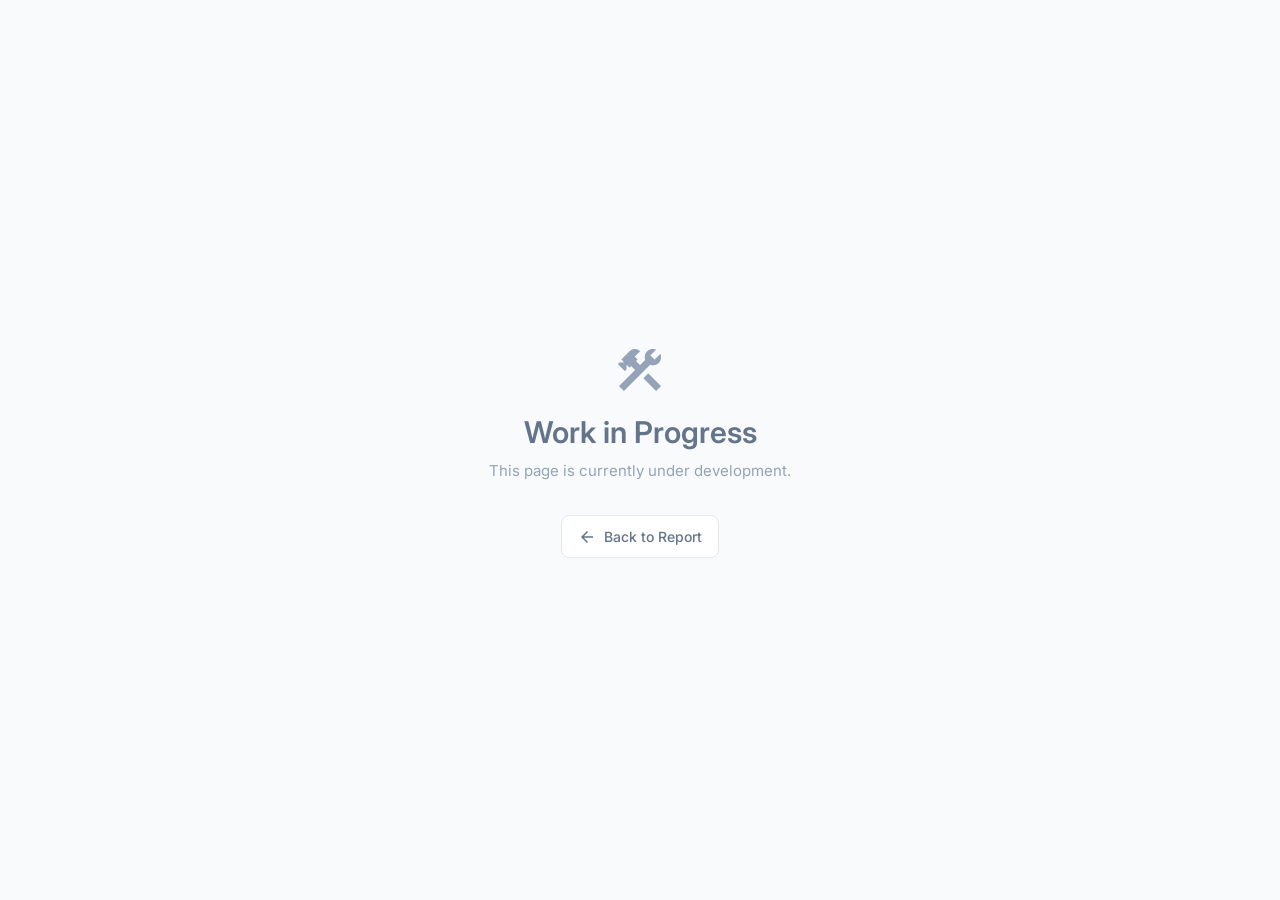
<file: page/work-in-progress.html>
<!DOCTYPE html>
<html lang="en">
<head>
  <meta charset="UTF-8">
  <meta name="viewport" content="width=device-width, initial-scale=1.0">
  <title>Work in Progress - Client Progress Report</title>
  <link rel="preconnect" href="https://fonts.googleapis.com">
  <link rel="preconnect" href="https://fonts.gstatic.com" crossorigin>
  <link href="https://fonts.googleapis.com/css2?family=Inter:wght@400;500;600;700&display=swap" rel="stylesheet">
  <link href="https://fonts.googleapis.com/css2?family=Material+Symbols+Outlined:opsz,wght,FILL,GRAD@24,400,0,0&display=swap" rel="stylesheet">
  <link rel="stylesheet" href="../styles/main.css">
</head>
<body class="standalone-body">
  <main class="standalone-page">
    <span class="material-symbols-outlined standalone-page__icon" aria-hidden="true">construction</span>
    <h1 class="standalone-page__title">Work in Progress</h1>
    <p class="standalone-page__text">This page is currently under development.</p>
    <a class="standalone-page__back" href="../index.html">
      <span class="material-symbols-outlined standalone-page__back-icon" aria-hidden="true">arrow_back</span>
      Back to Report
    </a>
  </main>
</body>
</html>
</file>
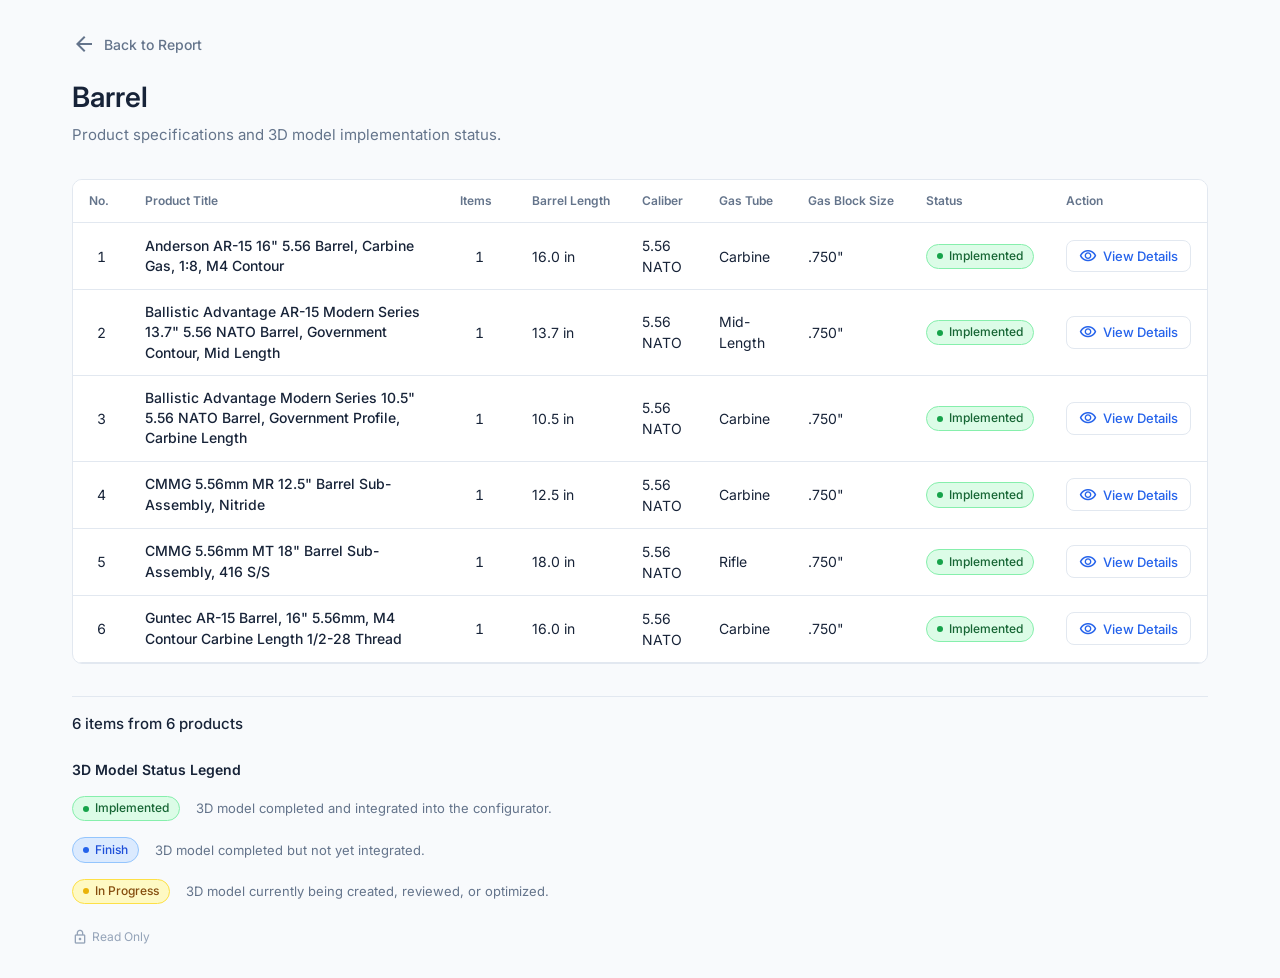
<file: page/parts/barrel.html>
<!DOCTYPE html>
<html lang="en">
<head>
  <meta charset="UTF-8">
  <meta name="viewport" content="width=device-width, initial-scale=1.0">
  <title>Barrel - Client Progress Report</title>
  <link rel="preconnect" href="https://fonts.googleapis.com">
  <link rel="preconnect" href="https://fonts.gstatic.com" crossorigin>
  <link href="https://fonts.googleapis.com/css2?family=Inter:wght@400;500;600;700&display=swap" rel="stylesheet">
  <link href="https://fonts.googleapis.com/css2?family=Material+Symbols+Outlined:opsz,wght,FILL,GRAD@24,400,0,0&display=swap" rel="stylesheet">
  <link rel="stylesheet" href="../../styles/main.css">
</head>
<body class="standalone-body">
  <div class="parts-detail-page">
    <header class="parts-detail-header">
      <a class="parts-detail-header__back" href="../../index.html">
        <span class="material-symbols-outlined" aria-hidden="true">arrow_back</span>
        Back to Report
      </a>
      <h1 class="parts-detail-header__title" id="barrel-page-title">Barrel</h1>
      <p class="parts-detail-header__subtitle" id="barrel-page-subtitle">
        Product specifications and 3D model implementation status.
      </p>
    </header>

    <section class="parts-table-container" aria-labelledby="barrel-page-title">
      <div class="parts-table-scroll" id="barrel-table-scroll">
        <table class="parts-table">
          <thead>
            <tr>
              <th class="parts-table__col-no" scope="col">No.</th>
              <th class="parts-table__col-title" scope="col">Product Title</th>
              <th class="parts-table__col-items" scope="col">Items</th>
              <th scope="col">Barrel Length</th>
              <th scope="col">Caliber</th>
              <th scope="col">Gas Tube</th>
              <th scope="col">Gas Block Size</th>
              <th scope="col">Status</th>
              <th scope="col">Action</th>
            </tr>
          </thead>
          <tbody id="barrel-table-body" aria-live="polite"></tbody>
        </table>
      </div>
      <p class="parts-table-container__error" id="barrel-table-error" hidden>Unable to load barrel products.</p>
    </section>

    <footer class="parts-detail-footer">
      <p class="parts-detail-footer__count" id="barrel-product-count">0 items from 0 products</p>

      <div class="parts-detail-footer__legend">
        <h2 class="parts-detail-footer__legend-title">3D Model Status Legend</h2>
        <ul class="parts-status-legend" role="list">
          <li class="parts-status-legend__item">
            <span class="model-status model-status--implemented">
              <span class="model-status__dot" aria-hidden="true"></span>
              <span class="model-status__label">Implemented</span>
            </span>
            <span class="parts-status-legend__desc">3D model completed and integrated into the configurator.</span>
          </li>
          <li class="parts-status-legend__item">
            <span class="model-status model-status--finish">
              <span class="model-status__dot" aria-hidden="true"></span>
              <span class="model-status__label">Finish</span>
            </span>
            <span class="parts-status-legend__desc">3D model completed but not yet integrated.</span>
          </li>
          <li class="parts-status-legend__item">
            <span class="model-status model-status--in-progress">
              <span class="model-status__dot" aria-hidden="true"></span>
              <span class="model-status__label">In Progress</span>
            </span>
            <span class="parts-status-legend__desc">3D model currently being created, reviewed, or optimized.</span>
          </li>
        </ul>
      </div>

      <p class="parts-detail-footer__readonly">
        <span class="material-symbols-outlined parts-detail-footer__lock" aria-hidden="true">lock</span>
        Read Only
      </p>
    </footer>
  </div>

  <dialog class="product-dialog" id="barrel-product-dialog" aria-labelledby="barrel-dialog-title">
    <div class="product-dialog__panel">
      <header class="product-dialog__header">
        <div class="product-dialog__titles">
          <h2 class="product-dialog__title" id="barrel-dialog-title">Product Details</h2>
          <p class="product-dialog__subtitle" id="barrel-dialog-subtitle"></p>
        </div>
        <button type="button" class="product-dialog__close" id="barrel-dialog-close" aria-label="Close dialog">
          <span class="material-symbols-outlined" aria-hidden="true">close</span>
        </button>
      </header>
      <div class="product-dialog__body" id="barrel-dialog-body"></div>
    </div>
  </dialog>

  <script src="../../js/barrelPage.js" defer></script>
</body>
</html>
</file>
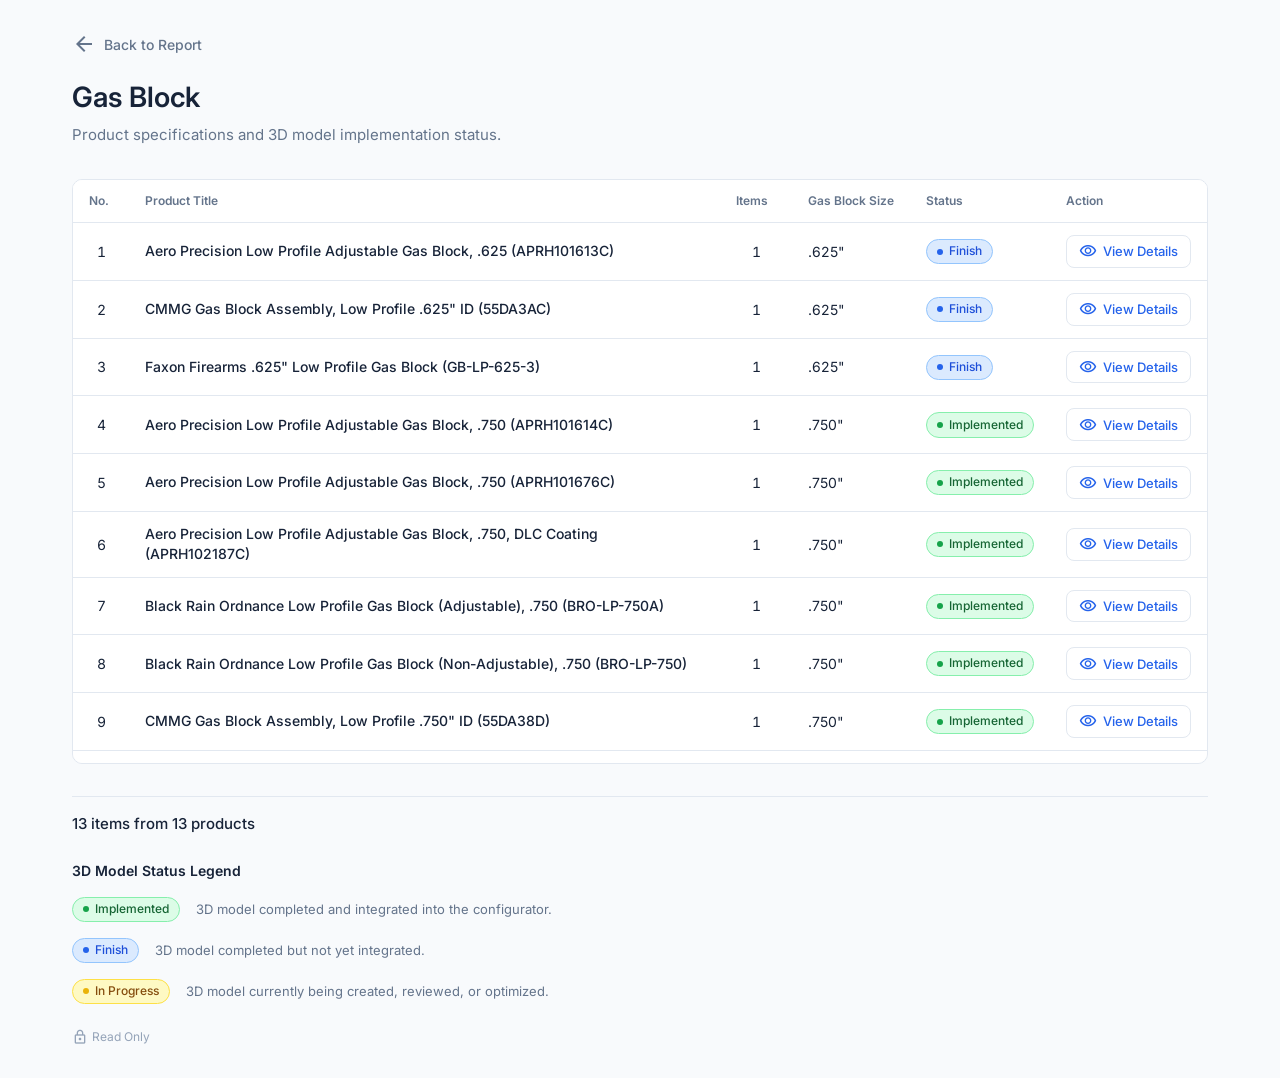
<file: page/parts/gas-block.html>
<!DOCTYPE html>
<html lang="en">
<head>
  <meta charset="UTF-8">
  <meta name="viewport" content="width=device-width, initial-scale=1.0">
  <title>Gas Block - Client Progress Report</title>
  <link rel="preconnect" href="https://fonts.googleapis.com">
  <link rel="preconnect" href="https://fonts.gstatic.com" crossorigin>
  <link href="https://fonts.googleapis.com/css2?family=Inter:wght@400;500;600;700&display=swap" rel="stylesheet">
  <link href="https://fonts.googleapis.com/css2?family=Material+Symbols+Outlined:opsz,wght,FILL,GRAD@24,400,0,0&display=swap" rel="stylesheet">
  <link rel="stylesheet" href="../../styles/main.css">
</head>
<body class="standalone-body">
  <div class="parts-detail-page">
    <header class="parts-detail-header">
      <a class="parts-detail-header__back" href="../../index.html">
        <span class="material-symbols-outlined" aria-hidden="true">arrow_back</span>
        Back to Report
      </a>
      <h1 class="parts-detail-header__title" id="gas-block-page-title">Gas Block</h1>
      <p class="parts-detail-header__subtitle" id="gas-block-page-subtitle">
        Product specifications and 3D model implementation status.
      </p>
    </header>

    <section class="parts-table-container" aria-labelledby="gas-block-page-title">
      <div class="parts-table-scroll" id="gas-block-table-scroll">
        <table class="parts-table parts-table--five-cols">
          <thead>
            <tr>
              <th class="parts-table__col-no" scope="col">No.</th>
              <th class="parts-table__col-title" scope="col">Product Title</th>
              <th class="parts-table__col-items" scope="col">Items</th>
              <th scope="col">Gas Block Size</th>
              <th scope="col">Status</th>
              <th scope="col">Action</th>
            </tr>
          </thead>
          <tbody id="gas-block-table-body" aria-live="polite"></tbody>
        </table>
      </div>
      <p class="parts-table-container__error" id="gas-block-table-error" hidden>Unable to load gas block products.</p>
    </section>

    <footer class="parts-detail-footer">
      <p class="parts-detail-footer__count" id="gas-block-product-count">0 items from 0 products</p>

      <div class="parts-detail-footer__legend">
        <h2 class="parts-detail-footer__legend-title">3D Model Status Legend</h2>
        <ul class="parts-status-legend" role="list">
          <li class="parts-status-legend__item">
            <span class="model-status model-status--implemented">
              <span class="model-status__dot" aria-hidden="true"></span>
              <span class="model-status__label">Implemented</span>
            </span>
            <span class="parts-status-legend__desc">3D model completed and integrated into the configurator.</span>
          </li>
          <li class="parts-status-legend__item">
            <span class="model-status model-status--finish">
              <span class="model-status__dot" aria-hidden="true"></span>
              <span class="model-status__label">Finish</span>
            </span>
            <span class="parts-status-legend__desc">3D model completed but not yet integrated.</span>
          </li>
          <li class="parts-status-legend__item">
            <span class="model-status model-status--in-progress">
              <span class="model-status__dot" aria-hidden="true"></span>
              <span class="model-status__label">In Progress</span>
            </span>
            <span class="parts-status-legend__desc">3D model currently being created, reviewed, or optimized.</span>
          </li>
        </ul>
      </div>

      <p class="parts-detail-footer__readonly">
        <span class="material-symbols-outlined parts-detail-footer__lock" aria-hidden="true">lock</span>
        Read Only
      </p>
    </footer>
  </div>

  <dialog class="product-dialog" id="gas-block-product-dialog" aria-labelledby="gas-block-dialog-title">
    <div class="product-dialog__panel">
      <header class="product-dialog__header">
        <div class="product-dialog__titles">
          <h2 class="product-dialog__title" id="gas-block-dialog-title">Product Details</h2>
          <p class="product-dialog__subtitle" id="gas-block-dialog-subtitle"></p>
        </div>
        <button type="button" class="product-dialog__close" id="gas-block-dialog-close" aria-label="Close dialog">
          <span class="material-symbols-outlined" aria-hidden="true">close</span>
        </button>
      </header>
      <div class="product-dialog__body" id="gas-block-dialog-body"></div>
    </div>
  </dialog>

  <script src="../../js/gasBlockPage.js" defer></script>
</body>
</html>
</file>
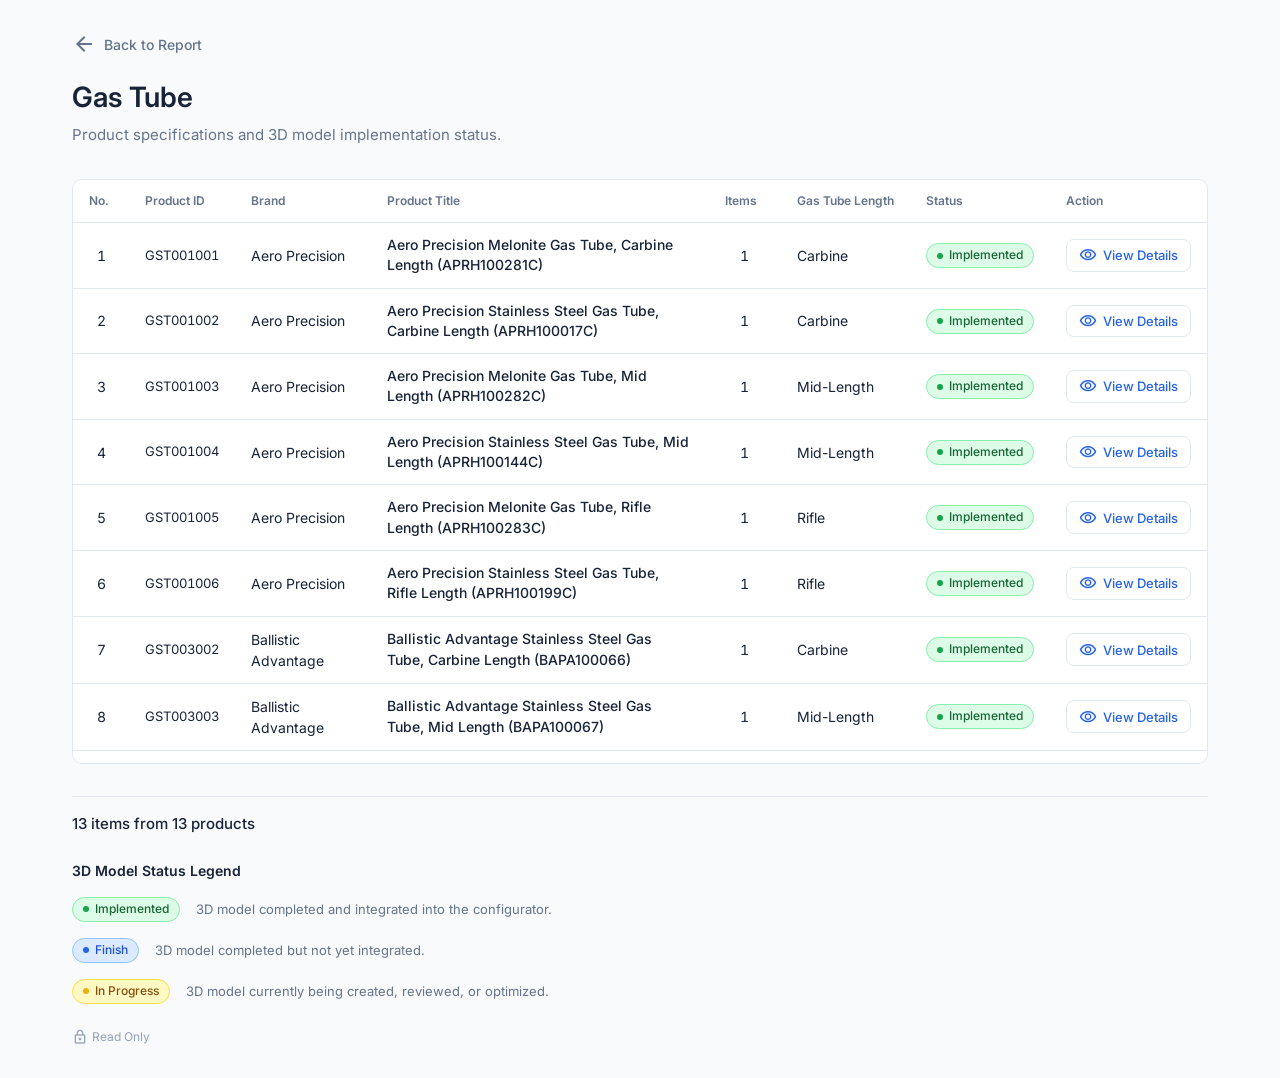
<file: page/parts/gas-tube.html>
<!DOCTYPE html>
<html lang="en">
<head>
  <meta charset="UTF-8">
  <meta name="viewport" content="width=device-width, initial-scale=1.0">
  <title>Gas Tube - Client Progress Report</title>
  <link rel="preconnect" href="https://fonts.googleapis.com">
  <link rel="preconnect" href="https://fonts.gstatic.com" crossorigin>
  <link href="https://fonts.googleapis.com/css2?family=Inter:wght@400;500;600;700&display=swap" rel="stylesheet">
  <link href="https://fonts.googleapis.com/css2?family=Material+Symbols+Outlined:opsz,wght,FILL,GRAD@24,400,0,0&display=swap" rel="stylesheet">
  <link rel="stylesheet" href="../../styles/main.css">
</head>
<body class="standalone-body">
  <div class="parts-detail-page">
    <header class="parts-detail-header">
      <a class="parts-detail-header__back" href="../../index.html">
        <span class="material-symbols-outlined" aria-hidden="true">arrow_back</span>
        Back to Report
      </a>
      <h1 class="parts-detail-header__title" id="gas-tube-page-title">Gas Tube</h1>
      <p class="parts-detail-header__subtitle" id="gas-tube-page-subtitle">
        Product specifications and 3D model implementation status.
      </p>
    </header>

    <section class="parts-table-container" aria-labelledby="gas-tube-page-title">
      <div class="parts-table-scroll" id="gas-tube-table-scroll">
        <table class="parts-table parts-table--eight-cols">
          <thead>
            <tr>
              <th class="parts-table__col-no" scope="col">No.</th>
              <th class="parts-table__col-product-id" scope="col">Product ID</th>
              <th class="parts-table__col-brand" scope="col">Brand</th>
              <th class="parts-table__col-title" scope="col">Product Title</th>
              <th class="parts-table__col-items" scope="col">Items</th>
              <th scope="col">Gas Tube Length</th>
              <th scope="col">Status</th>
              <th scope="col">Action</th>
            </tr>
          </thead>
          <tbody id="gas-tube-table-body" aria-live="polite"></tbody>
        </table>
      </div>
      <p class="parts-table-container__error" id="gas-tube-table-error" hidden>Unable to load gas tube products.</p>
    </section>

    <footer class="parts-detail-footer">
      <p class="parts-detail-footer__count" id="gas-tube-product-count">0 items from 0 products</p>

      <div class="parts-detail-footer__legend">
        <h2 class="parts-detail-footer__legend-title">3D Model Status Legend</h2>
        <ul class="parts-status-legend" role="list">
          <li class="parts-status-legend__item">
            <span class="model-status model-status--implemented">
              <span class="model-status__dot" aria-hidden="true"></span>
              <span class="model-status__label">Implemented</span>
            </span>
            <span class="parts-status-legend__desc">3D model completed and integrated into the configurator.</span>
          </li>
          <li class="parts-status-legend__item">
            <span class="model-status model-status--finish">
              <span class="model-status__dot" aria-hidden="true"></span>
              <span class="model-status__label">Finish</span>
            </span>
            <span class="parts-status-legend__desc">3D model completed but not yet integrated.</span>
          </li>
          <li class="parts-status-legend__item">
            <span class="model-status model-status--in-progress">
              <span class="model-status__dot" aria-hidden="true"></span>
              <span class="model-status__label">In Progress</span>
            </span>
            <span class="parts-status-legend__desc">3D model currently being created, reviewed, or optimized.</span>
          </li>
        </ul>
      </div>

      <p class="parts-detail-footer__readonly">
        <span class="material-symbols-outlined parts-detail-footer__lock" aria-hidden="true">lock</span>
        Read Only
      </p>
    </footer>
  </div>

  <dialog class="product-dialog" id="gas-tube-product-dialog" aria-labelledby="gas-tube-dialog-title">
    <div class="product-dialog__panel">
      <header class="product-dialog__header">
        <div class="product-dialog__titles">
          <h2 class="product-dialog__title" id="gas-tube-dialog-title">Product Details</h2>
          <p class="product-dialog__subtitle" id="gas-tube-dialog-subtitle"></p>
          <p class="product-dialog__meta" id="gas-tube-dialog-meta" hidden></p>
        </div>
        <button type="button" class="product-dialog__close" id="gas-tube-dialog-close" aria-label="Close dialog">
          <span class="material-symbols-outlined" aria-hidden="true">close</span>
        </button>
      </header>
      <div class="product-dialog__body" id="gas-tube-dialog-body"></div>
    </div>
  </dialog>

  <script src="../../js/gasTubePage.js" defer></script>
</body>
</html>
</file>
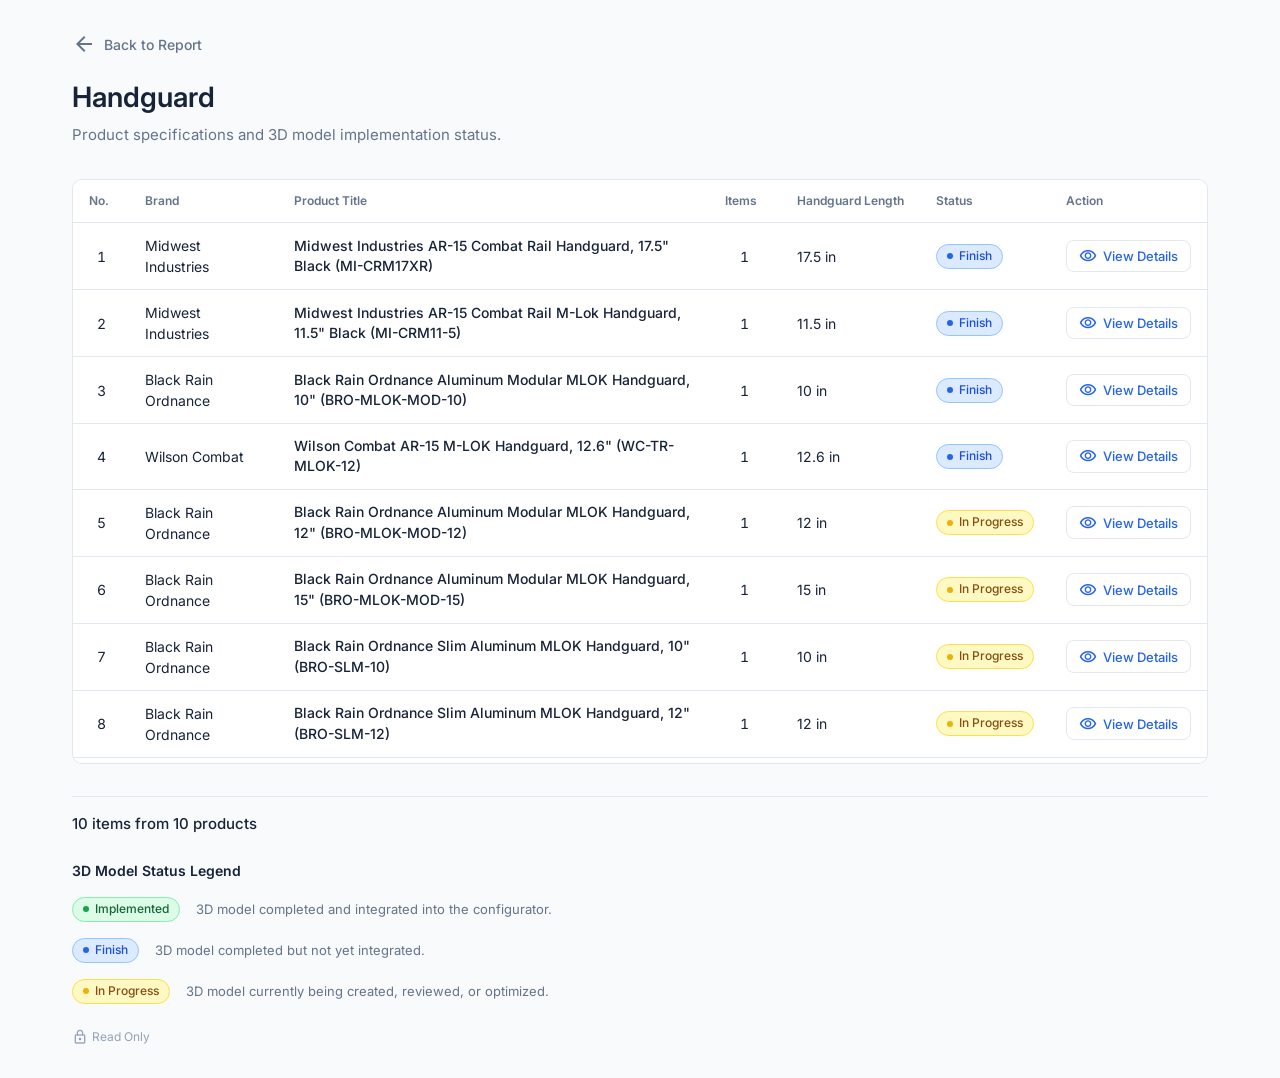
<file: page/parts/handguard.html>
<!DOCTYPE html>
<html lang="en">
<head>
  <meta charset="UTF-8">
  <meta name="viewport" content="width=device-width, initial-scale=1.0">
  <title>Handguard - Client Progress Report</title>
  <link rel="preconnect" href="https://fonts.googleapis.com">
  <link rel="preconnect" href="https://fonts.gstatic.com" crossorigin>
  <link href="https://fonts.googleapis.com/css2?family=Inter:wght@400;500;600;700&display=swap" rel="stylesheet">
  <link href="https://fonts.googleapis.com/css2?family=Material+Symbols+Outlined:opsz,wght,FILL,GRAD@24,400,0,0&display=swap" rel="stylesheet">
  <link rel="stylesheet" href="../../styles/main.css">
</head>
<body class="standalone-body">
  <div class="parts-detail-page">
    <header class="parts-detail-header">
      <a class="parts-detail-header__back" href="../../index.html">
        <span class="material-symbols-outlined" aria-hidden="true">arrow_back</span>
        Back to Report
      </a>
      <h1 class="parts-detail-header__title" id="handguard-page-title">Handguard</h1>
      <p class="parts-detail-header__subtitle" id="handguard-page-subtitle">
        Product specifications and 3D model implementation status.
      </p>
    </header>

    <section class="parts-table-container" aria-labelledby="handguard-page-title">
      <div class="parts-table-scroll" id="handguard-table-scroll">
        <table class="parts-table parts-table--seven-cols">
          <thead>
            <tr>
              <th class="parts-table__col-no" scope="col">No.</th>
              <th class="parts-table__col-brand" scope="col">Brand</th>
              <th class="parts-table__col-title" scope="col">Product Title</th>
              <th class="parts-table__col-items" scope="col">Items</th>
              <th scope="col">Handguard Length</th>
              <th scope="col">Status</th>
              <th scope="col">Action</th>
            </tr>
          </thead>
          <tbody id="handguard-table-body" aria-live="polite"></tbody>
        </table>
      </div>
      <p class="parts-table-container__error" id="handguard-table-error" hidden>Unable to load handguard products.</p>
    </section>

    <footer class="parts-detail-footer">
      <p class="parts-detail-footer__count" id="handguard-product-count">0 items from 0 products</p>

      <div class="parts-detail-footer__legend">
        <h2 class="parts-detail-footer__legend-title">3D Model Status Legend</h2>
        <ul class="parts-status-legend" role="list">
          <li class="parts-status-legend__item">
            <span class="model-status model-status--implemented">
              <span class="model-status__dot" aria-hidden="true"></span>
              <span class="model-status__label">Implemented</span>
            </span>
            <span class="parts-status-legend__desc">3D model completed and integrated into the configurator.</span>
          </li>
          <li class="parts-status-legend__item">
            <span class="model-status model-status--finish">
              <span class="model-status__dot" aria-hidden="true"></span>
              <span class="model-status__label">Finish</span>
            </span>
            <span class="parts-status-legend__desc">3D model completed but not yet integrated.</span>
          </li>
          <li class="parts-status-legend__item">
            <span class="model-status model-status--in-progress">
              <span class="model-status__dot" aria-hidden="true"></span>
              <span class="model-status__label">In Progress</span>
            </span>
            <span class="parts-status-legend__desc">3D model currently being created, reviewed, or optimized.</span>
          </li>
        </ul>
      </div>

      <p class="parts-detail-footer__readonly">
        <span class="material-symbols-outlined parts-detail-footer__lock" aria-hidden="true">lock</span>
        Read Only
      </p>
    </footer>
  </div>

  <dialog class="product-dialog" id="handguard-product-dialog" aria-labelledby="handguard-dialog-title">
    <div class="product-dialog__panel">
      <header class="product-dialog__header">
        <div class="product-dialog__titles">
          <h2 class="product-dialog__title" id="handguard-dialog-title">Product Details</h2>
          <p class="product-dialog__subtitle" id="handguard-dialog-subtitle"></p>
        </div>
        <button type="button" class="product-dialog__close" id="handguard-dialog-close" aria-label="Close dialog">
          <span class="material-symbols-outlined" aria-hidden="true">close</span>
        </button>
      </header>
      <div class="product-dialog__body" id="handguard-dialog-body"></div>
    </div>
  </dialog>

  <script src="../../js/handguardPage.js" defer></script>
</body>
</html>
</file>
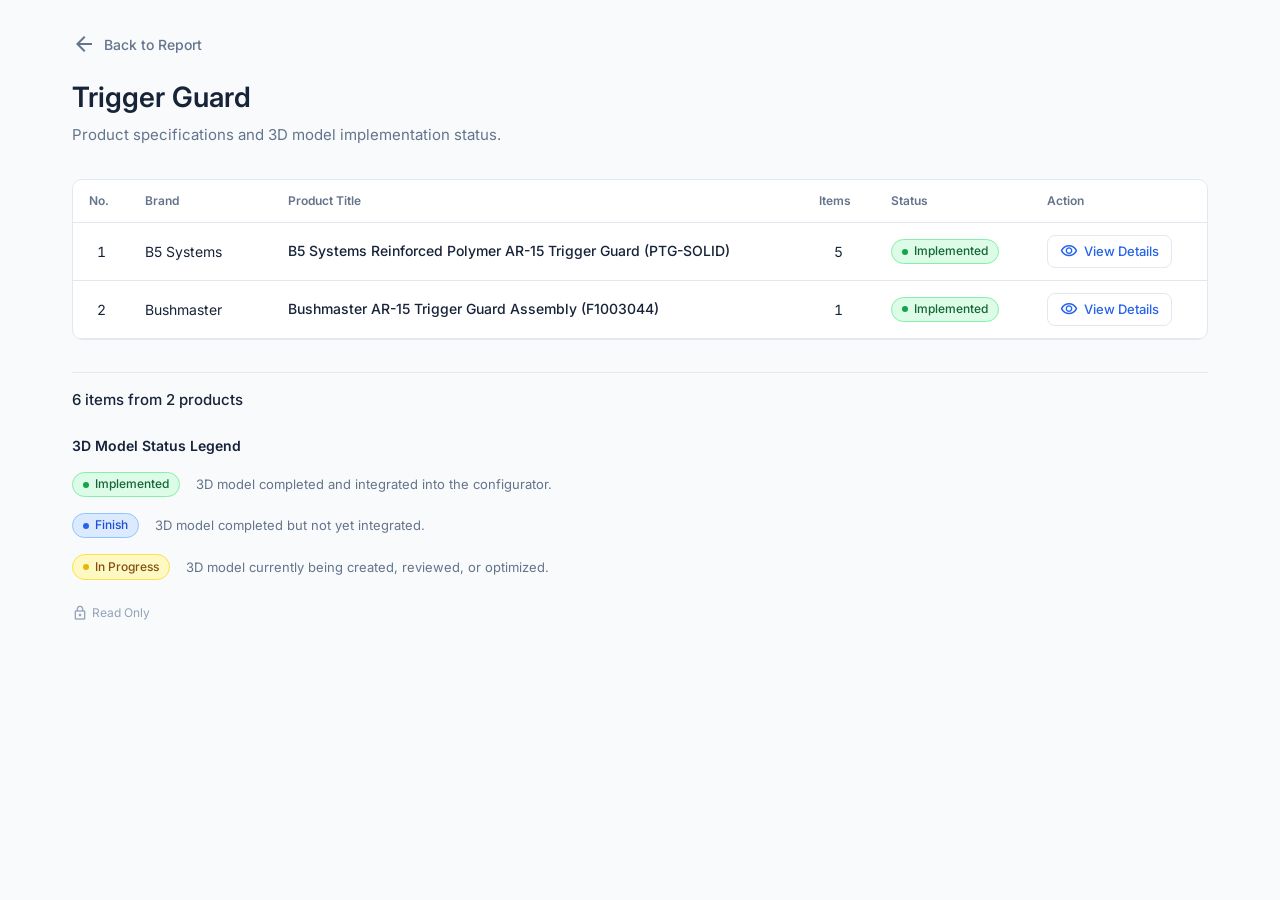
<file: page/parts/trigger-guard.html>
<!DOCTYPE html>
<html lang="en">
<head>
  <meta charset="UTF-8">
  <meta name="viewport" content="width=device-width, initial-scale=1.0">
  <title>Trigger Guard - Client Progress Report</title>
  <link rel="preconnect" href="https://fonts.googleapis.com">
  <link rel="preconnect" href="https://fonts.gstatic.com" crossorigin>
  <link href="https://fonts.googleapis.com/css2?family=Inter:wght@400;500;600;700&display=swap" rel="stylesheet">
  <link href="https://fonts.googleapis.com/css2?family=Material+Symbols+Outlined:opsz,wght,FILL,GRAD@24,400,0,0&display=swap" rel="stylesheet">
  <link rel="stylesheet" href="../../styles/main.css">
</head>
<body class="standalone-body">
  <div class="parts-detail-page">
    <header class="parts-detail-header">
      <a class="parts-detail-header__back" href="../../index.html">
        <span class="material-symbols-outlined" aria-hidden="true">arrow_back</span>
        Back to Report
      </a>
      <h1 class="parts-detail-header__title" id="trigger-guard-page-title">Trigger Guard</h1>
      <p class="parts-detail-header__subtitle" id="trigger-guard-page-subtitle">
        Product specifications and 3D model implementation status.
      </p>
    </header>

    <section class="parts-table-container" aria-labelledby="trigger-guard-page-title">
      <div class="parts-table-scroll" id="trigger-guard-table-scroll">
        <table class="parts-table parts-table--six-cols">
          <thead>
            <tr>
              <th class="parts-table__col-no" scope="col">No.</th>
              <th class="parts-table__col-brand" scope="col">Brand</th>
              <th class="parts-table__col-title" scope="col">Product Title</th>
              <th class="parts-table__col-items" scope="col">Items</th>
              <th scope="col">Status</th>
              <th scope="col">Action</th>
            </tr>
          </thead>
          <tbody id="trigger-guard-table-body" aria-live="polite"></tbody>
        </table>
      </div>
      <p class="parts-table-container__error" id="trigger-guard-table-error" hidden>Unable to load trigger guard products.</p>
    </section>

    <footer class="parts-detail-footer">
      <p class="parts-detail-footer__count" id="trigger-guard-product-count">0 items from 0 products</p>

      <div class="parts-detail-footer__legend">
        <h2 class="parts-detail-footer__legend-title">3D Model Status Legend</h2>
        <ul class="parts-status-legend" role="list">
          <li class="parts-status-legend__item">
            <span class="model-status model-status--implemented">
              <span class="model-status__dot" aria-hidden="true"></span>
              <span class="model-status__label">Implemented</span>
            </span>
            <span class="parts-status-legend__desc">3D model completed and integrated into the configurator.</span>
          </li>
          <li class="parts-status-legend__item">
            <span class="model-status model-status--finish">
              <span class="model-status__dot" aria-hidden="true"></span>
              <span class="model-status__label">Finish</span>
            </span>
            <span class="parts-status-legend__desc">3D model completed but not yet integrated.</span>
          </li>
          <li class="parts-status-legend__item">
            <span class="model-status model-status--in-progress">
              <span class="model-status__dot" aria-hidden="true"></span>
              <span class="model-status__label">In Progress</span>
            </span>
            <span class="parts-status-legend__desc">3D model currently being created, reviewed, or optimized.</span>
          </li>
        </ul>
      </div>

      <p class="parts-detail-footer__readonly">
        <span class="material-symbols-outlined parts-detail-footer__lock" aria-hidden="true">lock</span>
        Read Only
      </p>
    </footer>
  </div>

  <dialog class="product-dialog" id="trigger-guard-product-dialog" aria-labelledby="trigger-guard-dialog-title">
    <div class="product-dialog__panel">
      <header class="product-dialog__header">
        <div class="product-dialog__titles">
          <h2 class="product-dialog__title" id="trigger-guard-dialog-title">Product Details</h2>
          <p class="product-dialog__subtitle" id="trigger-guard-dialog-subtitle"></p>
        </div>
        <button type="button" class="product-dialog__close" id="trigger-guard-dialog-close" aria-label="Close dialog">
          <span class="material-symbols-outlined" aria-hidden="true">close</span>
        </button>
      </header>
      <div class="product-dialog__body" id="trigger-guard-dialog-body"></div>
    </div>
  </dialog>

  <script src="../../js/triggerGuardPage.js" defer></script>
</body>
</html>
</file>
<file: styles/main.css>
:root {
  --bg-primary: #f8fafc;
  --bg-sidebar: #ffffff;
  --bg-active: #eaf2ff;

  --text-primary: #172338;
  --text-secondary: #64748b;
  --text-muted: #94a3b8;

  --accent-primary: #2563eb;
  --border-color: #e2e8f0;

  --status-success-bg: #ecfdf5;
  --status-success-text: #047857;
  --status-success-dot: #10b981;
  --status-ongoing-bg: #eaf2ff;
  --status-ongoing-text: #2563eb;
  --status-ongoing-dot: #2563eb;
  --status-muted-bg: #f1f5f9;
  --status-muted-text: #64748b;
  --status-muted-dot: #94a3b8;

  --sidebar-width: 240px;
  --space-xs: 0.25rem;
  --space-sm: 0.5rem;
  --space-md: 1rem;
  --space-lg: 1.5rem;
  --space-xl: 2rem;

  --font-family: "Inter", system-ui, -apple-system, sans-serif;
  --nav-radius: 8px;
}

*,
*::before,
*::after {
  box-sizing: border-box;
}

html {
  height: 100%;
  -webkit-text-size-adjust: 100%;
}

body {
  margin: 0;
  min-height: 100%;
  font-family: var(--font-family);
  font-size: 1rem;
  line-height: 1.5;
  color: var(--text-primary);
  background-color: var(--bg-primary);
  overflow-x: hidden;
}

.material-symbols-outlined {
  font-variation-settings: "FILL" 0, "wght" 400, "GRAD" 0, "opsz" 24;
  user-select: none;
}

.app {
  min-height: 100vh;
  display: flex;
}

/* Mobile menu toggle */
.menu-toggle {
  display: none;
  position: fixed;
  top: var(--space-md);
  left: var(--space-md);
  z-index: 110;
  align-items: center;
  justify-content: center;
  width: 2.75rem;
  height: 2.75rem;
  padding: 0;
  border: 1px solid var(--border-color);
  border-radius: var(--nav-radius);
  background-color: var(--bg-sidebar);
  color: var(--text-primary);
  cursor: pointer;
}

.menu-toggle:hover {
  background-color: var(--bg-primary);
}

.menu-toggle:focus-visible {
  outline: 2px solid var(--accent-primary);
  outline-offset: 2px;
}

.menu-toggle .material-symbols-outlined {
  font-size: 1.5rem;
}

/* Sidebar */
.sidebar {
  position: fixed;
  top: 0;
  left: 0;
  z-index: 100;
  display: flex;
  flex-direction: column;
  width: var(--sidebar-width);
  height: 100vh;
  height: 100dvh;
  padding: var(--space-xl) var(--space-md);
  background-color: var(--bg-sidebar);
  border-right: 1px solid var(--border-color);
}

.sidebar__header {
  flex-shrink: 0;
  margin-bottom: var(--space-xl);
  padding: 0 var(--space-sm);
}

.sidebar__brand {
  margin: 0;
  font-size: 1.25rem;
  font-weight: 700;
  letter-spacing: 0.02em;
  color: var(--text-primary);
  line-height: 1.3;
}

.sidebar__subtitle {
  margin: var(--space-xs) 0 0;
  font-size: 0.875rem;
  font-weight: 400;
  color: var(--text-muted);
  line-height: 1.4;
}

.sidebar__nav {
  flex: 1;
  min-height: 0;
  overflow-y: auto;
}

.nav-list {
  margin: 0;
  padding: 0;
  list-style: none;
}

.nav-list li + li {
  margin-top: var(--space-xs);
}

.nav-item {
  display: flex;
  align-items: center;
  gap: var(--space-md);
  width: 100%;
  padding: 0.625rem var(--space-md);
  border: none;
  border-radius: var(--nav-radius);
  background-color: transparent;
  font-family: inherit;
  font-size: 0.9375rem;
  font-weight: 400;
  line-height: 1.4;
  color: var(--text-secondary);
  text-align: left;
  cursor: pointer;
  transition: background-color 0.15s ease, color 0.15s ease;
}

.nav-item__icon {
  flex-shrink: 0;
  font-size: 1.25rem;
  color: var(--text-muted);
}

.nav-item:hover:not(.is-active) {
  background-color: var(--bg-primary);
}

.nav-item:focus-visible {
  outline: 2px solid var(--accent-primary);
  outline-offset: 2px;
}

.nav-item.is-active {
  background-color: var(--bg-active);
  font-weight: 500;
  color: var(--accent-primary);
}

.nav-item.is-active .nav-item__icon {
  color: var(--accent-primary);
}

.sidebar__footer {
  flex-shrink: 0;
  padding: 0 var(--space-sm);
  padding-top: var(--space-md);
}

.sidebar__divider {
  margin: 0 0 var(--space-md);
  border: none;
  border-top: 1px solid var(--border-color);
}

.sidebar__footer-line {
  display: flex;
  align-items: center;
  gap: var(--space-sm);
  margin: 0;
  font-size: 0.75rem;
  color: var(--text-muted);
  line-height: 1.5;
}

.sidebar__footer-icon {
  font-size: 1rem;
  color: var(--text-muted);
}

.sidebar__footer-meta {
  display: flex;
  align-items: center;
  flex-wrap: wrap;
  gap: var(--space-xs);
  margin: var(--space-xs) 0 0;
  font-size: 0.6875rem;
  color: var(--text-muted);
  line-height: 1.5;
}

.sidebar__footer-dot {
  opacity: 0.7;
}

/* Backdrop (mobile) */
.sidebar-backdrop {
  display: none;
  position: fixed;
  inset: 0;
  z-index: 90;
  background-color: rgba(23, 35, 56, 0.35);
}

.sidebar-backdrop.is-visible {
  display: block;
}

/* Main content */
.main {
  flex: 1;
  min-width: 0;
  min-height: 100vh;
  min-height: 100dvh;
  margin-left: var(--sidebar-width);
  padding: var(--space-xl);
}

.menu-page[hidden] {
  display: none !important;
}

.menu-page:not(#menuMilestone):not(#menuParts) {
  min-height: calc(100dvh - var(--space-xl) * 2);
  display: flex;
  align-items: center;
  justify-content: center;
}

.menu-page:not(#menuMilestone):not(#menuParts) .placeholder {
  width: 100%;
}

.placeholder {
  display: flex;
  flex-direction: column;
  align-items: center;
  text-align: center;
  max-width: 28rem;
}

.placeholder__icon {
  font-size: 48px;
  line-height: 1;
  color: #94a3b8;
  margin-bottom: 16px;
}

.placeholder__title {
  margin: 0 0 var(--space-sm);
  font-size: clamp(1.5rem, 4vw, 1.875rem);
  font-weight: 600;
  color: var(--text-secondary);
  line-height: 1.25;
}

.placeholder__text {
  margin: 0;
  font-size: 0.9375rem;
  color: var(--text-muted);
  line-height: 1.6;
}

/* Milestone page */
#menuMilestone,
#menuParts {
  max-width: 1120px;
  margin: 0 auto;
  width: 100%;
}

.parts-page__header {
  margin-bottom: var(--space-xl);
}

.parts-page__title {
  margin: 0 0 var(--space-sm);
  font-size: clamp(1.5rem, 3vw, 1.75rem);
  font-weight: 600;
  color: var(--text-primary);
  line-height: 1.25;
}

.parts-page__subtitle {
  margin: 0;
  font-size: 0.9375rem;
  color: var(--text-secondary);
  line-height: 1.6;
  max-width: 40rem;
}

.parts-page__error {
  margin: 0;
  font-size: 0.9375rem;
  color: var(--text-muted);
}

.parts-section-nav {
  display: flex;
  flex-wrap: wrap;
  gap: var(--space-sm);
  margin-bottom: var(--space-xl);
}

.parts-section-nav__btn {
  padding: 0.5rem 0.875rem;
  border: 1px solid var(--border-color);
  border-radius: var(--nav-radius);
  background-color: var(--bg-sidebar);
  font-family: inherit;
  font-size: 0.8125rem;
  font-weight: 500;
  color: var(--text-secondary);
  cursor: pointer;
  transition: background-color 0.15s ease, border-color 0.15s ease, color 0.15s ease;
}

.parts-section-nav__btn:hover:not(.is-active) {
  background-color: var(--bg-primary);
  border-color: #cbd5e1;
  color: var(--text-primary);
}

.parts-section-nav__btn:focus-visible {
  outline: 2px solid var(--accent-primary);
  outline-offset: 2px;
}

.parts-section-nav__btn.is-active {
  background-color: var(--bg-active);
  border-color: #bfdbfe;
  color: var(--accent-primary);
}

.parts-section[hidden] {
  display: none !important;
}

.parts-section__title {
  margin: 0 0 var(--space-lg);
  font-size: 1.125rem;
  font-weight: 600;
  color: var(--text-primary);
  line-height: 1.3;
}

.parts-section__placeholder {
  display: flex;
  flex-direction: column;
  align-items: center;
  justify-content: center;
  min-height: 16rem;
  padding: var(--space-xl);
  text-align: center;
}

.parts-section__placeholder .placeholder__icon {
  margin-bottom: 16px;
}

.parts-category-list {
  margin: 0;
  padding: 0;
  list-style: none;
  display: flex;
  flex-direction: column;
  gap: var(--space-sm);
}

.parts-category {
  display: flex;
  align-items: center;
  justify-content: space-between;
  gap: var(--space-md);
  padding: 0.875rem var(--space-md);
  border: 1px solid var(--border-color);
  border-radius: 10px;
  background-color: var(--bg-sidebar);
  text-decoration: none;
  color: inherit;
  transition: background-color 0.15s ease, border-color 0.15s ease;
}

.parts-category:hover {
  background-color: var(--bg-primary);
  border-color: #cbd5e1;
}

.parts-category:focus-visible {
  outline: 2px solid var(--accent-primary);
  outline-offset: 2px;
}

.parts-category__name {
  font-size: 0.9375rem;
  font-weight: 500;
  color: var(--text-primary);
  line-height: 1.4;
}

#menuParts .part-status {
  display: inline-flex;
  align-items: center;
  gap: 0.375rem;
  flex-shrink: 0;
  padding: 0.2rem 0.625rem;
  border: 1px solid transparent;
  border-radius: 999px;
  font-size: 0.75rem;
  font-weight: 500;
  line-height: 1.4;
  white-space: nowrap;
}

#menuParts .part-status__dot {
  flex-shrink: 0;
  width: 6px;
  height: 6px;
  border-radius: 50%;
}

#menuParts .part-status__label {
  color: inherit;
}

#menuParts .part-status--available {
  background-color: #dcfce7;
  color: #166534;
  border-color: #86efac;
}

#menuParts .part-status--available .part-status__dot {
  background-color: #16a34a;
}

#menuParts .part-status--in-progress {
  background-color: #fef9c3;
  color: #854d0e;
  border-color: #fde047;
}

#menuParts .part-status--in-progress .part-status__dot {
  background-color: #eab308;
}

#menuParts a.parts-category:hover .part-status--available,
#menuParts a.parts-category:focus-visible .part-status--available {
  background-color: #dcfce7;
  color: #166534;
  border-color: #86efac;
}

#menuParts a.parts-category:hover .part-status--in-progress,
#menuParts a.parts-category:focus-visible .part-status--in-progress {
  background-color: #fef9c3;
  color: #854d0e;
  border-color: #fde047;
}

.milestone-page__header {
  margin-bottom: var(--space-xl);
}

.milestone-page__title {
  margin: 0 0 var(--space-sm);
  font-size: clamp(1.5rem, 3vw, 1.75rem);
  font-weight: 600;
  color: var(--text-primary);
  line-height: 1.25;
}

.milestone-page__subtitle {
  margin: 0;
  font-size: 0.9375rem;
  color: var(--text-secondary);
  line-height: 1.6;
  max-width: 40rem;
}

.milestone-page__error {
  margin: 0;
  font-size: 0.9375rem;
  color: var(--text-muted);
}

.milestone-grid {
  display: grid;
  grid-template-columns: repeat(2, 1fr);
  gap: var(--space-lg);
}

.milestone-card {
  background-color: var(--bg-sidebar);
  border: 1px solid var(--border-color);
  border-radius: 10px;
  padding: var(--space-lg);
}

.milestone-card__header {
  display: flex;
  flex-direction: column;
  gap: var(--space-md);
}

@media (min-width: 640px) {
  .milestone-card__header {
    flex-direction: row;
    align-items: flex-start;
    justify-content: space-between;
    gap: var(--space-lg);
  }
}

.milestone-card__heading {
  min-width: 0;
}

.milestone-card__number {
  display: block;
  margin-bottom: var(--space-sm);
  font-size: 0.6875rem;
  font-weight: 600;
  letter-spacing: 0.06em;
  color: var(--text-muted);
}

.milestone-card__title-row {
  display: flex;
  align-items: center;
  gap: var(--space-sm);
  margin-bottom: var(--space-sm);
}

.milestone-card__icon {
  flex-shrink: 0;
  font-size: 1.375rem;
  color: var(--text-secondary);
}

.milestone-card__title {
  margin: 0;
  font-size: 1.0625rem;
  font-weight: 600;
  color: var(--text-primary);
  line-height: 1.35;
}

.milestone-card__description {
  margin: 0;
  font-size: 0.875rem;
  color: var(--text-secondary);
  line-height: 1.55;
}

.milestone-card__status {
  display: inline-flex;
  align-items: center;
  gap: 0.375rem;
  flex-shrink: 0;
  padding: 0.25rem 0.625rem;
  border-radius: 999px;
  font-size: 0.75rem;
  font-weight: 500;
  line-height: 1.4;
  white-space: nowrap;
}

.milestone-card__status-dot {
  width: 6px;
  height: 6px;
  border-radius: 50%;
}

.milestone-card__status--success {
  background-color: var(--status-success-bg);
  color: var(--status-success-text);
}

.milestone-card__status--success .milestone-card__status-dot {
  background-color: var(--status-success-dot);
}

.milestone-card__status--ongoing {
  background-color: var(--status-ongoing-bg);
  color: var(--status-ongoing-text);
}

.milestone-card__status--ongoing .milestone-card__status-dot {
  background-color: var(--status-ongoing-dot);
}

.milestone-card__status--muted {
  background-color: var(--status-muted-bg);
  color: var(--status-muted-text);
}

.milestone-card__status--muted .milestone-card__status-dot {
  background-color: var(--status-muted-dot);
}

.milestone-card__details {
  margin-top: var(--space-md);
  padding-top: var(--space-md);
  border-top: 1px solid var(--border-color);
}

.milestone-card__summary {
  font-size: 0.8125rem;
  font-weight: 500;
  color: var(--accent-primary);
  cursor: pointer;
  list-style: none;
}

.milestone-card__summary::-webkit-details-marker {
  display: none;
}

.milestone-card__summary::before {
  content: "";
  display: inline-block;
  width: 0;
  height: 0;
  margin-right: 0.5rem;
  border-top: 4px solid transparent;
  border-bottom: 4px solid transparent;
  border-left: 5px solid currentColor;
  vertical-align: middle;
  transition: transform 0.15s ease;
}

.milestone-card__details[open] .milestone-card__summary::before {
  transform: rotate(90deg);
}

.milestone-card__summary:hover {
  color: #1d4ed8;
}

.milestone-tasks {
  margin: var(--space-md) 0 0;
  padding: 0;
  list-style: none;
}

.milestone-tasks__item {
  display: flex;
  align-items: flex-start;
  gap: var(--space-sm);
  font-size: 0.8125rem;
  color: var(--text-secondary);
  line-height: 1.55;
}

.milestone-tasks__item + .milestone-tasks__item {
  margin-top: var(--space-sm);
}

.milestone-tasks__bullet {
  flex-shrink: 0;
  margin-top: 0.2rem;
  font-size: 0.5rem;
  color: var(--text-muted);
}

.milestone-card__refs {
  display: inline-flex;
  align-items: center;
  gap: var(--space-sm);
  margin-top: var(--space-md);
  padding: 0.5rem 0.875rem;
  border: 1px solid var(--border-color);
  border-radius: var(--nav-radius);
  background-color: var(--bg-primary);
  font-family: inherit;
  font-size: 0.8125rem;
  font-weight: 500;
  color: var(--text-secondary);
  cursor: pointer;
  transition: background-color 0.15s ease, border-color 0.15s ease, color 0.15s ease;
}

.milestone-card__refs:hover {
  background-color: var(--bg-sidebar);
  border-color: #cbd5e1;
  color: var(--text-primary);
}

.milestone-card__refs:focus-visible {
  outline: 2px solid var(--accent-primary);
  outline-offset: 2px;
}

.milestone-card__refs-icon {
  font-size: 1.125rem;
  color: var(--text-muted);
}

/* Milestone reference modal */
body.modal-open {
  overflow: hidden;
}

.milestone-modal {
  position: fixed;
  inset: 0;
  z-index: 200;
  display: flex;
  align-items: center;
  justify-content: center;
  padding: var(--space-md);
}

.milestone-modal[hidden] {
  display: none !important;
}

.milestone-modal__backdrop {
  position: absolute;
  inset: 0;
  background-color: rgba(23, 35, 56, 0.45);
}

.milestone-modal__dialog {
  position: relative;
  display: flex;
  flex-direction: column;
  width: min(100%, 94.5rem);
  max-height: min(92dvh, 90rem);
  background-color: var(--bg-sidebar);
  border: 1px solid var(--border-color);
  border-radius: 12px;
  overflow: hidden;
}

.milestone-modal__header {
  display: flex;
  align-items: flex-start;
  justify-content: space-between;
  gap: var(--space-md);
  padding: var(--space-lg);
  border-bottom: 1px solid var(--border-color);
}

.milestone-modal__titles {
  min-width: 0;
}

.milestone-modal__title {
  margin: 0;
  font-size: 1.25rem;
  font-weight: 600;
  color: var(--text-primary);
  line-height: 1.3;
}

.milestone-modal__subtitle {
  margin: var(--space-xs) 0 0;
  font-size: 0.875rem;
  color: var(--text-secondary);
  line-height: 1.5;
}

.milestone-modal__close {
  flex-shrink: 0;
  display: inline-flex;
  align-items: center;
  justify-content: center;
  width: 2.25rem;
  height: 2.25rem;
  padding: 0;
  border: 1px solid var(--border-color);
  border-radius: var(--nav-radius);
  background-color: transparent;
  color: var(--text-secondary);
  cursor: pointer;
}

.milestone-modal__close:hover {
  background-color: var(--bg-primary);
}

.milestone-modal__close:focus-visible {
  outline: 2px solid var(--accent-primary);
  outline-offset: 2px;
}

.milestone-modal__body {
  padding: var(--space-lg);
  overflow-y: auto;
}

.milestone-modal__empty {
  margin: 0;
  font-size: 0.875rem;
  color: var(--text-muted);
}

.modal-ref-section + .modal-ref-section {
  margin-top: var(--space-xl);
  padding-top: var(--space-xl);
  border-top: 1px solid var(--border-color);
}

.modal-ref-section__heading {
  display: flex;
  align-items: center;
  gap: var(--space-sm);
  margin: 0 0 var(--space-md);
  font-size: 0.9375rem;
  font-weight: 600;
  color: var(--text-primary);
}

.modal-ref-section__icon {
  font-size: 1.25rem;
  color: var(--text-secondary);
}

.ref-image-grid {
  display: grid;
  grid-template-columns: repeat(auto-fill, minmax(11rem, 1fr));
  gap: var(--space-md);
}

.ref-image {
  margin: 0;
}

.ref-image__trigger {
  display: block;
  width: 100%;
  padding: 0;
  border: none;
  background: none;
  cursor: pointer;
  text-align: left;
}

.ref-image__trigger:disabled {
  cursor: default;
}

.ref-image__trigger:focus-visible {
  outline: 2px solid var(--accent-primary);
  outline-offset: 2px;
  border-radius: 8px;
}

.ref-image__frame {
  display: block;
  overflow: hidden;
  border: 1px solid var(--border-color);
  border-radius: 8px;
  background-color: var(--bg-primary);
  aspect-ratio: 4 / 3;
}

.ref-image__img {
  display: block;
  width: 100%;
  height: 100%;
  object-fit: cover;
}

.ref-image__img[hidden] {
  display: none;
}

.ref-image__placeholder {
  display: flex;
  align-items: center;
  justify-content: center;
  width: 100%;
  height: 100%;
  min-height: 6.5rem;
  color: var(--text-muted);
}

.ref-image__placeholder[hidden] {
  display: none;
}

.ref-image__placeholder .material-symbols-outlined {
  font-size: 2rem;
}

.ref-image__caption {
  margin: var(--space-sm) 0 0;
  font-size: 0.75rem;
  color: var(--text-secondary);
  line-height: 1.4;
}

.ref-link-list {
  margin: 0;
  padding: 0;
  list-style: none;
}

.ref-link-list__item + .ref-link-list__item {
  border-top: 1px solid var(--border-color);
}

.ref-link {
  display: flex;
  align-items: center;
  justify-content: space-between;
  gap: var(--space-md);
  padding: var(--space-md) 0;
  text-decoration: none;
  color: inherit;
  transition: color 0.15s ease;
}

.ref-link:hover {
  color: var(--accent-primary);
}

.ref-link:focus-visible {
  outline: 2px solid var(--accent-primary);
  outline-offset: 2px;
  border-radius: 4px;
}

.ref-link__text {
  display: flex;
  flex-direction: column;
  gap: 0.125rem;
  min-width: 0;
}

.ref-link__title {
  font-size: 0.875rem;
  font-weight: 500;
  color: var(--text-primary);
  line-height: 1.4;
}

.ref-link:hover .ref-link__title {
  color: var(--accent-primary);
}

.ref-link__description {
  font-size: 0.8125rem;
  color: var(--text-muted);
  line-height: 1.45;
}

.ref-link__external {
  flex-shrink: 0;
  font-size: 1.125rem;
  color: var(--text-muted);
}

.ref-link:hover .ref-link__external {
  color: var(--accent-primary);
}

/* Image lightbox */
.image-lightbox {
  position: fixed;
  inset: 0;
  z-index: 210;
  display: flex;
  align-items: center;
  justify-content: center;
  padding: var(--space-lg);
}

.image-lightbox[hidden] {
  display: none !important;
}

.image-lightbox__backdrop {
  position: absolute;
  inset: 0;
  background-color: rgba(23, 35, 56, 0.6);
}

.image-lightbox__panel {
  position: relative;
  z-index: 1;
  display: flex;
  flex-direction: column;
  align-items: center;
  max-width: min(100%, 56rem);
  max-height: min(92dvh, 48rem);
}

.image-lightbox__close {
  align-self: flex-end;
  display: inline-flex;
  align-items: center;
  justify-content: center;
  width: 2.25rem;
  height: 2.25rem;
  margin-bottom: var(--space-sm);
  padding: 0;
  border: 1px solid var(--border-color);
  border-radius: var(--nav-radius);
  background-color: var(--bg-sidebar);
  color: var(--text-secondary);
  cursor: pointer;
}

.image-lightbox__img {
  display: block;
  max-width: 100%;
  max-height: min(80dvh, 40rem);
  width: auto;
  height: auto;
  object-fit: contain;
  border-radius: 8px;
  border: 1px solid var(--border-color);
  background-color: var(--bg-sidebar);
}

.image-lightbox__caption {
  margin: var(--space-sm) 0 0;
  font-size: 0.875rem;
  color: #e2e8f0;
  text-align: center;
}

.image-lightbox__caption[hidden] {
  display: none;
}

/* Standalone work-in-progress page */
.standalone-body {
  min-height: 100dvh;
}

.standalone-page {
  min-height: 100dvh;
  display: flex;
  flex-direction: column;
  align-items: center;
  justify-content: center;
  padding: var(--space-xl);
  text-align: center;
}

.standalone-page__icon {
  font-size: 56px;
  line-height: 1;
  color: #94a3b8;
  margin-bottom: var(--space-md);
}

.standalone-page__title {
  margin: 0 0 var(--space-sm);
  font-size: clamp(1.5rem, 4vw, 1.875rem);
  font-weight: 600;
  color: var(--text-secondary);
  line-height: 1.25;
}

.standalone-page__text {
  margin: 0 0 var(--space-xl);
  font-size: 0.9375rem;
  color: var(--text-muted);
  line-height: 1.6;
  max-width: 24rem;
}

.standalone-page__back {
  display: inline-flex;
  align-items: center;
  gap: var(--space-sm);
  padding: 0.625rem 1rem;
  border: 1px solid var(--border-color);
  border-radius: var(--nav-radius);
  background-color: var(--bg-sidebar);
  font-size: 0.875rem;
  font-weight: 500;
  color: var(--text-secondary);
  text-decoration: none;
  transition: background-color 0.15s ease, border-color 0.15s ease, color 0.15s ease;
}

.standalone-page__back:hover {
  background-color: var(--bg-primary);
  border-color: #cbd5e1;
  color: var(--text-primary);
}

.standalone-page__back:focus-visible {
  outline: 2px solid var(--accent-primary);
  outline-offset: 2px;
}

.standalone-page__back-icon {
  font-size: 1.125rem;
}

@media (max-width: 768px) {
  .milestone-modal {
    padding: var(--space-sm);
    align-items: flex-end;
  }

  .milestone-modal__dialog {
    max-height: 92dvh;
    border-bottom-left-radius: 0;
    border-bottom-right-radius: 0;
  }
}

/* Responsive */
@media (max-width: 768px) {
  .menu-toggle {
    display: flex;
  }

  .sidebar {
    transform: translateX(-100%);
    transition: transform 0.2s ease;
    box-shadow: none;
  }

  .sidebar.is-open {
    transform: translateX(0);
    box-shadow: 4px 0 24px rgba(23, 35, 56, 0.08);
  }

  .main {
    margin-left: 0;
    padding: calc(3.5rem + var(--space-md)) var(--space-lg) var(--space-xl);
  }

  .milestone-grid {
    grid-template-columns: 1fr;
  }
}

@media (prefers-reduced-motion: reduce) {
  .nav-item,
  .sidebar {
    transition: none;
  }
}

/* Barrel / parts detail page */
.parts-detail-page {
  max-width: 1200px;
  margin: 0 auto;
  padding: var(--space-xl);
  min-height: 100dvh;
  display: flex;
  flex-direction: column;
  gap: var(--space-xl);
}

.parts-detail-header__back {
  display: inline-flex;
  align-items: center;
  gap: var(--space-sm);
  margin-bottom: var(--space-lg);
  font-size: 0.875rem;
  font-weight: 500;
  color: var(--text-secondary);
  text-decoration: none;
}

.parts-detail-header__back:hover {
  color: var(--accent-primary);
}

.parts-detail-header__back:focus-visible {
  outline: 2px solid var(--accent-primary);
  outline-offset: 2px;
  border-radius: 4px;
}

.parts-detail-header__title {
  margin: 0 0 var(--space-sm);
  font-size: clamp(1.5rem, 3vw, 1.75rem);
  font-weight: 600;
  color: var(--text-primary);
  line-height: 1.25;
}

.parts-detail-header__subtitle {
  margin: 0;
  font-size: 0.9375rem;
  color: var(--text-secondary);
  line-height: 1.6;
  max-width: 42rem;
}

.parts-table-container__error {
  margin: 0;
  font-size: 0.9375rem;
  color: var(--text-muted);
}

.parts-table-scroll {
  max-height: 65vh;
  overflow: auto;
  border: 1px solid var(--border-color);
  border-radius: 10px;
  background-color: var(--bg-sidebar);
  -webkit-overflow-scrolling: touch;
}

.parts-table {
  width: 100%;
  min-width: 56rem;
  border-collapse: collapse;
  font-size: 0.875rem;
}

.parts-table--five-cols {
  min-width: 40rem;
}

.parts-table--six-cols {
  min-width: 44rem;
}

.parts-table--eight-cols {
  min-width: 52rem;
}

.parts-table--seven-cols {
  min-width: 46rem;
}

.product-ref-link-list {
  border: 1px solid var(--border-color);
  border-radius: 10px;
  background-color: var(--bg-primary);
  padding: 0 var(--space-md);
}

.product-ref-link-list .ref-link-list__item:first-child .ref-link {
  padding-top: var(--space-md);
}

.product-ref-link-list .ref-link-list__item:last-child .ref-link {
  padding-bottom: var(--space-md);
}

.product-dialog__empty {
  margin: 0;
  font-size: 0.875rem;
  color: var(--text-muted);
}

.parts-table__col-product-id {
  min-width: 6.5rem;
  white-space: nowrap;
}

.parts-table__col-brand {
  min-width: 8rem;
}

.parts-table__cell-product-id {
  font-size: 0.8125rem;
  color: var(--text-secondary);
  font-variant-numeric: tabular-nums;
  white-space: nowrap;
}

.parts-table__cell-brand {
  font-size: 0.875rem;
  color: var(--text-primary);
}

.product-dialog__meta {
  margin: var(--space-xs) 0 0;
  font-size: 0.75rem;
  color: var(--text-muted);
  line-height: 1.4;
}

.product-dialog__meta[hidden] {
  display: none;
}

.parts-table thead th {
  position: sticky;
  top: 0;
  z-index: 2;
  padding: 0.75rem var(--space-md);
  border-bottom: 1px solid var(--border-color);
  background-color: #ffffff;
  font-size: 0.75rem;
  font-weight: 600;
  color: var(--text-secondary);
  text-align: left;
  white-space: nowrap;
}

.parts-table__col-no {
  width: 3.5rem;
  text-align: center;
}

.parts-table__col-items {
  width: 4.5rem;
  text-align: center;
}

.parts-table__col-title {
  min-width: 16rem;
}

.parts-table tbody td {
  padding: 0.75rem var(--space-md);
  border-bottom: 1px solid var(--border-color);
  color: var(--text-primary);
  vertical-align: middle;
}

.parts-table__cell-no {
  text-align: center;
  color: var(--text-secondary);
  font-variant-numeric: tabular-nums;
}

.parts-table__cell-items {
  text-align: center;
  color: var(--text-primary);
  font-variant-numeric: tabular-nums;
}

.parts-table__cell-title {
  font-weight: 500;
  line-height: 1.45;
  word-break: break-word;
}

.parts-table__row:hover td {
  background-color: var(--bg-primary);
}

.parts-table__action {
  display: inline-flex;
  align-items: center;
  gap: 0.375rem;
  padding: 0.4rem 0.75rem;
  border: 1px solid var(--border-color);
  border-radius: var(--nav-radius);
  background-color: var(--bg-sidebar);
  font-family: inherit;
  font-size: 0.8125rem;
  font-weight: 500;
  color: var(--accent-primary);
  cursor: pointer;
  white-space: nowrap;
  transition: background-color 0.15s ease, border-color 0.15s ease;
}

.parts-table__action:hover {
  background-color: var(--bg-active);
  border-color: #bfdbfe;
}

.parts-table__action:focus-visible {
  outline: 2px solid var(--accent-primary);
  outline-offset: 2px;
}

.parts-table__action-icon {
  font-size: 1.125rem;
}

.model-status {
  display: inline-flex;
  align-items: center;
  gap: 0.375rem;
  padding: 0.2rem 0.625rem;
  border: 1px solid transparent;
  border-radius: 999px;
  font-size: 0.75rem;
  font-weight: 500;
  line-height: 1.4;
  white-space: nowrap;
}

.model-status__dot {
  flex-shrink: 0;
  width: 6px;
  height: 6px;
  border-radius: 50%;
}

.model-status__label {
  color: inherit;
}

.model-status--implemented {
  background-color: #dcfce7;
  color: #166534;
  border-color: #86efac;
}

.model-status--implemented .model-status__dot {
  background-color: #16a34a;
}

.model-status--finish {
  background-color: #dbeafe;
  color: #1d4ed8;
  border-color: #93c5fd;
}

.model-status--finish .model-status__dot {
  background-color: #2563eb;
}

.model-status--in-progress {
  background-color: #fef9c3;
  color: #854d0e;
  border-color: #fde047;
}

.model-status--in-progress .model-status__dot {
  background-color: #eab308;
}

.parts-detail-footer {
  display: flex;
  flex-direction: column;
  gap: var(--space-lg);
  padding-top: var(--space-md);
  border-top: 1px solid var(--border-color);
}

.parts-detail-footer__count {
  margin: 0;
  font-size: 0.9375rem;
  font-weight: 500;
  color: var(--text-primary);
}

.parts-detail-footer__legend-title {
  margin: 0 0 var(--space-md);
  font-size: 0.875rem;
  font-weight: 600;
  color: var(--text-primary);
}

.parts-status-legend {
  margin: 0;
  padding: 0;
  list-style: none;
  display: flex;
  flex-direction: column;
  gap: var(--space-md);
}

.parts-status-legend__item {
  display: flex;
  flex-wrap: wrap;
  align-items: center;
  gap: var(--space-sm) var(--space-md);
}

.parts-status-legend__desc {
  font-size: 0.8125rem;
  color: var(--text-secondary);
  line-height: 1.45;
}

.parts-detail-footer__readonly {
  display: inline-flex;
  align-items: center;
  gap: var(--space-xs);
  margin: 0;
  font-size: 0.75rem;
  color: var(--text-muted);
}

.parts-detail-footer__lock {
  font-size: 1rem;
}

.product-dialog {
  padding: 0;
  border: none;
  max-width: min(94vw, 42rem);
  width: 100%;
  background: transparent;
}

.product-dialog::backdrop {
  background-color: rgba(23, 35, 56, 0.45);
}

.product-dialog__panel {
  display: flex;
  flex-direction: column;
  max-height: min(90dvh, 40rem);
  background-color: var(--bg-sidebar);
  border: 1px solid var(--border-color);
  border-radius: 12px;
  overflow: hidden;
}

.product-dialog__header {
  display: flex;
  align-items: flex-start;
  justify-content: space-between;
  gap: var(--space-md);
  padding: var(--space-lg);
  border-bottom: 1px solid var(--border-color);
}

.product-dialog__title {
  margin: 0;
  font-size: 1.25rem;
  font-weight: 600;
  color: var(--text-primary);
}

.product-dialog__subtitle {
  margin: var(--space-xs) 0 0;
  font-size: 0.875rem;
  color: var(--text-secondary);
  line-height: 1.5;
}

.product-dialog__close {
  flex-shrink: 0;
  display: inline-flex;
  align-items: center;
  justify-content: center;
  width: 2.25rem;
  height: 2.25rem;
  padding: 0;
  border: 1px solid var(--border-color);
  border-radius: var(--nav-radius);
  background-color: transparent;
  color: var(--text-secondary);
  cursor: pointer;
}

.product-dialog__close:hover {
  background-color: var(--bg-primary);
}

.product-dialog__body {
  padding: var(--space-lg);
  overflow-y: auto;
}

.product-dialog__section + .product-dialog__section {
  margin-top: var(--space-xl);
  padding-top: var(--space-xl);
  border-top: 1px solid var(--border-color);
}

.product-dialog__section-heading {
  display: flex;
  align-items: center;
  gap: var(--space-sm);
  margin: 0 0 var(--space-md);
  font-size: 0.9375rem;
  font-weight: 600;
  color: var(--text-primary);
}

.product-image-grid {
  display: grid;
  grid-template-columns: repeat(auto-fill, minmax(8.5rem, 1fr));
  gap: var(--space-md);
}

.product-image-placeholder {
  margin: 0;
}

.product-image-placeholder__frame {
  display: flex;
  align-items: center;
  justify-content: center;
  aspect-ratio: 4 / 3;
  border: 1px solid var(--border-color);
  border-radius: 8px;
  background-color: var(--bg-primary);
}

.product-image-placeholder__icon {
  font-size: 2rem;
  color: var(--text-muted);
}

.product-image-placeholder__caption {
  margin: var(--space-sm) 0 0;
  font-size: 0.75rem;
  color: var(--text-secondary);
  text-align: center;
}

.product-image-item {
  margin: 0;
}

.product-image-item__frame {
  overflow: hidden;
  border: 1px solid var(--border-color);
  border-radius: 8px;
  background-color: var(--bg-primary);
}

.product-image-item__frame img {
  display: block;
  width: 100%;
  height: auto;
  object-fit: cover;
}

.product-image-item__caption {
  margin: var(--space-sm) 0 0;
  font-size: 0.75rem;
  color: var(--text-secondary);
}

.product-reference-card {
  display: flex;
  flex-direction: column;
  gap: var(--space-md);
  padding: var(--space-md);
  border: 1px solid var(--border-color);
  border-radius: 10px;
  background-color: var(--bg-primary);
}

@media (min-width: 520px) {
  .product-reference-card {
    flex-direction: row;
    align-items: center;
    justify-content: space-between;
  }
}

.product-reference-card__title {
  margin: 0 0 0.25rem;
  font-size: 0.875rem;
  font-weight: 600;
  color: var(--text-primary);
}

.product-reference-card__description {
  margin: 0;
  font-size: 0.8125rem;
  color: var(--text-secondary);
  line-height: 1.45;
}

.product-reference-card__btn {
  display: inline-flex;
  align-items: center;
  justify-content: center;
  gap: var(--space-sm);
  flex-shrink: 0;
  padding: 0.5rem 0.875rem;
  border: 1px solid var(--border-color);
  border-radius: var(--nav-radius);
  background-color: var(--bg-sidebar);
  font-size: 0.8125rem;
  font-weight: 500;
  color: var(--accent-primary);
  text-decoration: none;
  white-space: nowrap;
}

.product-reference-card__btn:hover {
  background-color: var(--bg-active);
  border-color: #bfdbfe;
}

.product-reference-card__btn:focus-visible {
  outline: 2px solid var(--accent-primary);
  outline-offset: 2px;
}

@media (max-width: 768px) {
  .parts-detail-page {
    padding: var(--space-lg);
  }

  .product-dialog__panel {
    max-height: 92dvh;
  }
}
</file>
